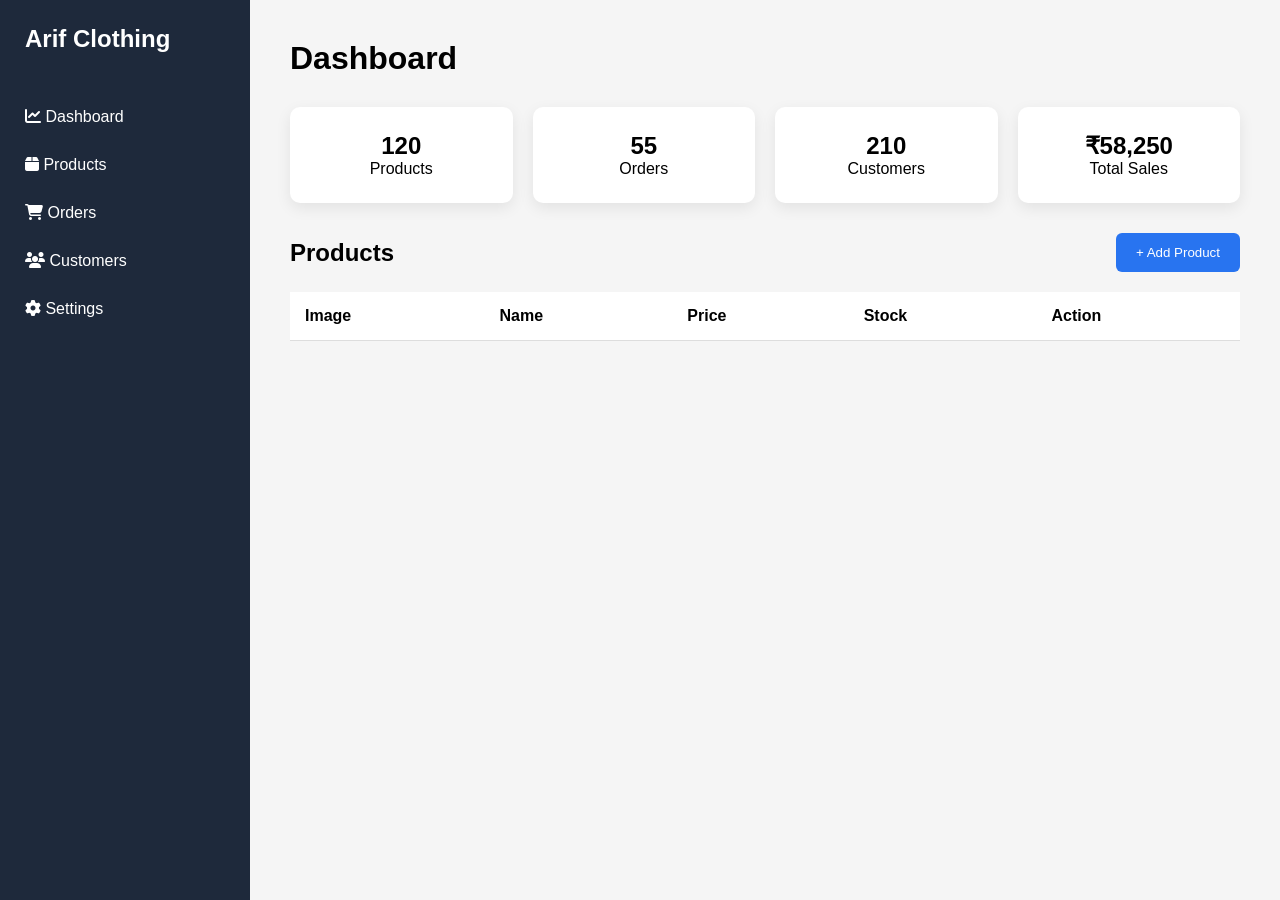
<file: admin.html>
<!DOCTYPE html>
<html lang="en">
<head>
<meta charset="UTF-8">
<meta name="viewport" content="width=device-width, initial-scale=1.0">
<title>Admin Dashboard | Arif Clothing</title>

<link rel="stylesheet" href="style.css">

<link rel="stylesheet"
href="https://cdnjs.cloudflare.com/ajax/libs/font-awesome/6.6.0/css/all.min.css">

</head>

<body>

<div class="admin">

    <!-- Sidebar -->

    <aside class="sidebar">

        <h2>Arif Clothing</h2>

        <ul>

            <li><i class="fa-solid fa-chart-line"></i> Dashboard</li>

            <li><i class="fa-solid fa-box"></i> Products</li>

            <li><i class="fa-solid fa-cart-shopping"></i> Orders</li>

            <li><i class="fa-solid fa-users"></i> Customers</li>

            <li><i class="fa-solid fa-gear"></i> Settings</li>

        </ul>

    </aside>

    <!-- Main -->

    <main class="admin-content">

        <h1>Dashboard</h1>

        <div class="cards">

            <div class="card">
                <h2>120</h2>
                <p>Products</p>
            </div>

            <div class="card">
                <h2>55</h2>
                <p>Orders</p>
            </div>

            <div class="card">
                <h2>210</h2>
                <p>Customers</p>
            </div>

            <div class="card">
                <h2>₹58,250</h2>
                <p>Total Sales</p>
            </div>

        </div>

        <div class="product-table">

            <div class="table-header">

                <h2>Products</h2>

                <button onclick="showForm()">+ Add Product</button>

            </div>

            <table>

                <tr>
                    <th>Image</th>
                    <th>Name</th>
                    <th>Price</th>
                    <th>Stock</th>
                    <th>Action</th>
                </tr>

                <tbody id="productTable"></tbody>

            </table>

        </div>

    </main>

</div>

<script src="script.js"></script>

</body>
</html>
</file>
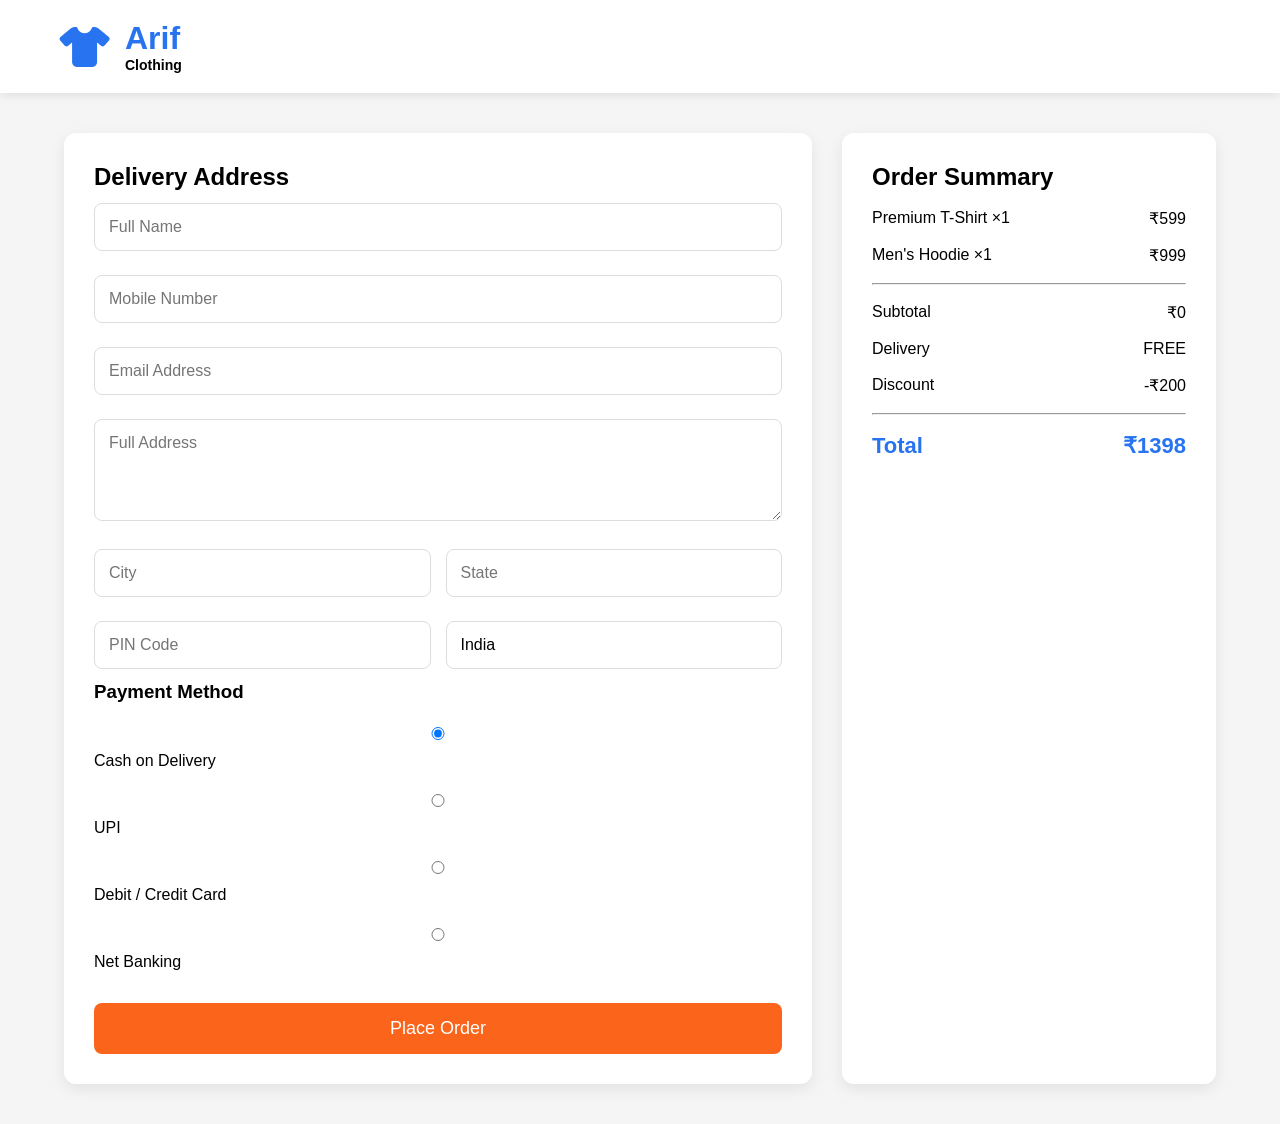
<file: chechout.html>
<!DOCTYPE html>
<html lang="en">
<head>
<meta charset="UTF-8">
<meta name="viewport" content="width=device-width, initial-scale=1.0">
<title>Checkout | Arif Clothing</title>

<link rel="stylesheet" href="style.css">
<link rel="stylesheet"
href="https://cdnjs.cloudflare.com/ajax/libs/font-awesome/6.6.0/css/all.min.css">
</head>
<body>

<header class="header">
    <div class="top-nav">
        <div class="logo">
            <i class="fa-solid fa-shirt"></i>
            <div>
                <h2>Arif</h2>
                <p>Clothing</p>
            </div>
        </div>
    </div>
</header>

<section class="checkout">

    <!-- Address Form -->

    <div class="address-box">

        <h2>Delivery Address</h2>

        <form id="checkoutForm">

            <input type="text" placeholder="Full Name" required>

            <input type="tel" placeholder="Mobile Number" required>

            <input type="email" placeholder="Email Address">

            <textarea placeholder="Full Address" rows="4" required></textarea>

            <div class="row">

                <input type="text" placeholder="City" required>

                <input type="text" placeholder="State" required>

            </div>

            <div class="row">

                <input type="text" placeholder="PIN Code" required>

                <input type="text" placeholder="Country" value="India">

            </div>

            <h3>Payment Method</h3>

            <label><input type="radio" name="pay" checked> Cash on Delivery</label>

            <label><input type="radio" name="pay"> UPI</label>

            <label><input type="radio" name="pay"> Debit / Credit Card</label>

            <label><input type="radio" name="pay"> Net Banking</label>

            <button type="submit">Place Order</button>

        </form>

    </div>

    <!-- Order Summary -->

    <div class="checkout-summary">

        <h2>Order Summary</h2>

        <div class="summary-item">
            <span>Premium T-Shirt ×1</span>
            <span>₹599</span>
        </div>

        <div class="summary-item">
            <span>Men's Hoodie ×1</span>
            <span>₹999</span>
        </div>

        <hr>

        <div class="summary-item">
            <span>Subtotal</span>
           <span id="subtotal">₹0</span>
        </div>

        <div class="summary-item">
            <span>Delivery</span>
            <span>FREE</span>
        </div>

        <div class="summary-item">
            <span>Discount</span>
            <span>-₹200</span>
        </div>

        <hr>

        <div class="summary-total">
            <span>Total</span>
            <span>₹1398</span>
        </div>

    </div>

</section>

<script src="script.js"></script>

</body>
</html>
</file>
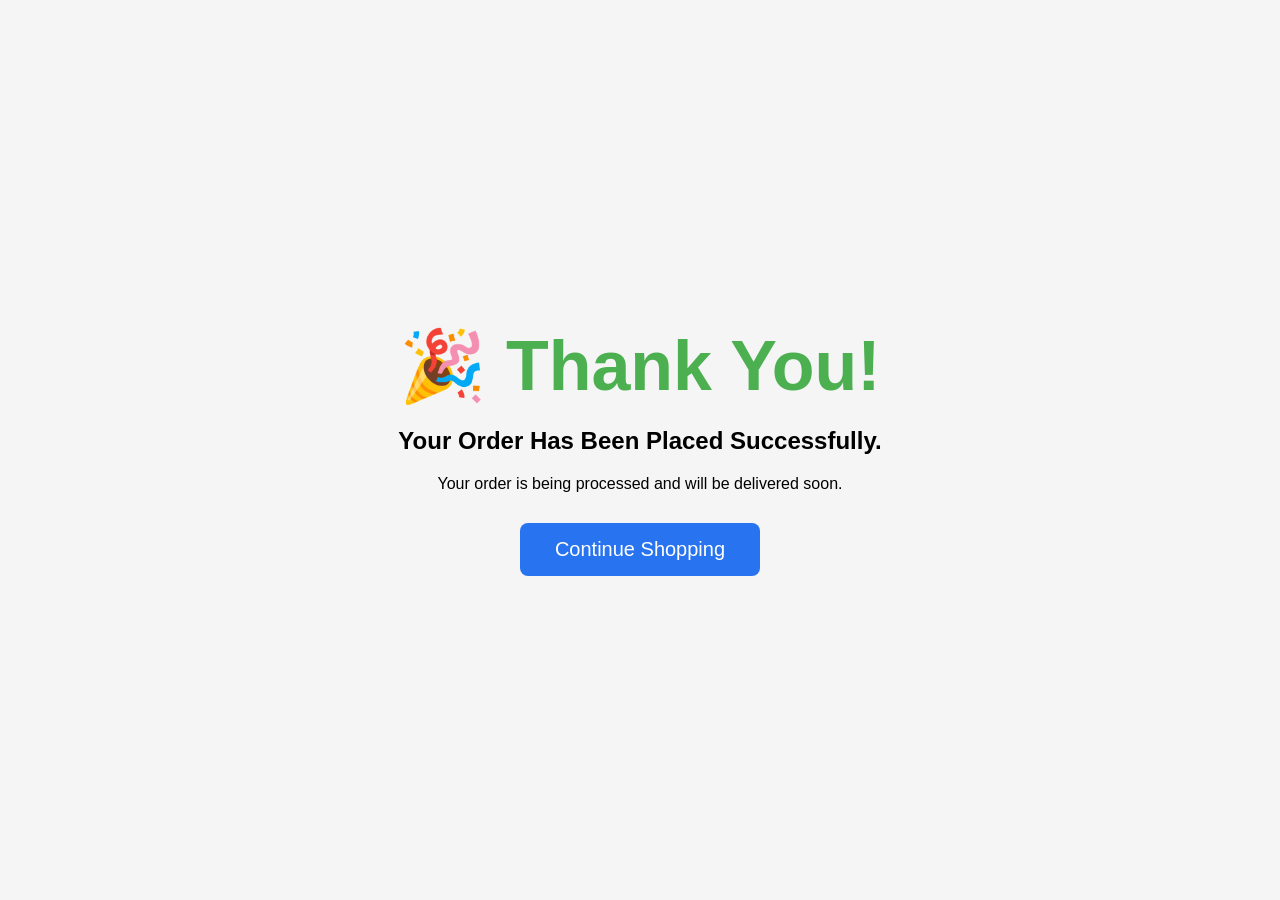
<file: order-success.html>
<!DOCTYPE html>
<html lang="en">
<head>
<meta charset="UTF-8">
<title>Order Successful</title>

<link rel="stylesheet" href="style.css">
</head>

<body>

<div class="success-page">

<h1>🎉 Thank You!</h1>

<h2>Your Order Has Been Placed Successfully.</h2>

<p>
Your order is being processed and will be delivered soon.
</p>

<a href="index.html" class="home-btn">
Continue Shopping
</a>

</div>

</body>
</html>
</file>
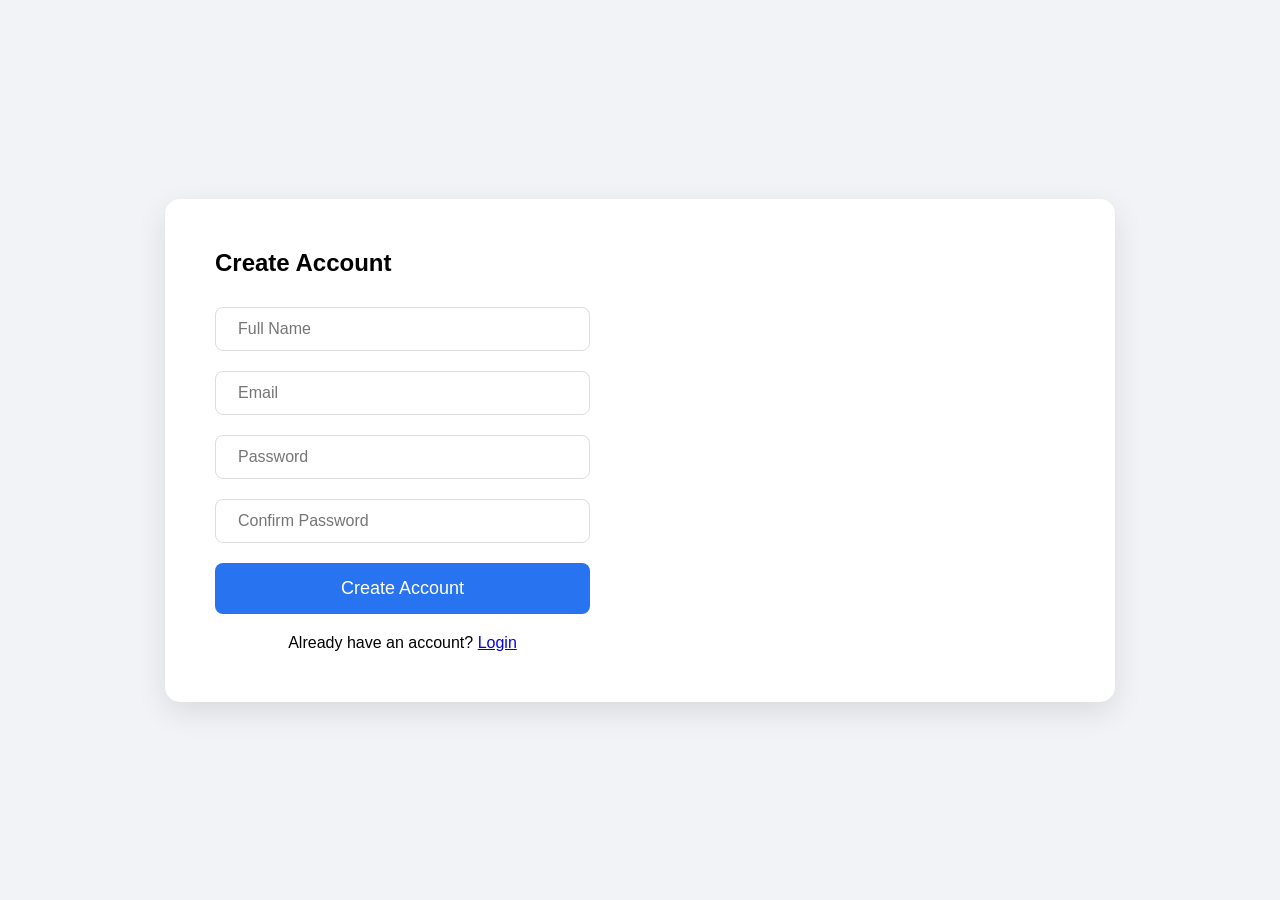
<file: signup.html>
<!DOCTYPE html>
<html lang="en">
<head>

<meta charset="UTF-8">

<meta name="viewport"
content="width=device-width, initial-scale=1.0">

<title>Register | Arif Clothing</title>

<link rel="stylesheet" href="style.css">

</head>

<body>

<div class="login-page">

<div class="login-box">

<div class="login-right">

<h2>Create Account</h2>

<form id="signupForm">

<div class="input-box">
<input type="text" placeholder="Full Name" required>
</div>

<div class="input-box">
<input type="email" placeholder="Email" required>
</div>

<div class="input-box">
<input type="password" placeholder="Password" required>
</div>

<div class="input-box">
<input type="password" placeholder="Confirm Password" required>
</div>

<button>Create Account</button>

<p class="register-link">

Already have an account?

<a href="login.html">Login</a>

</p>

</form>

</div>

</div>

</div>

</body>
</html>
</file>
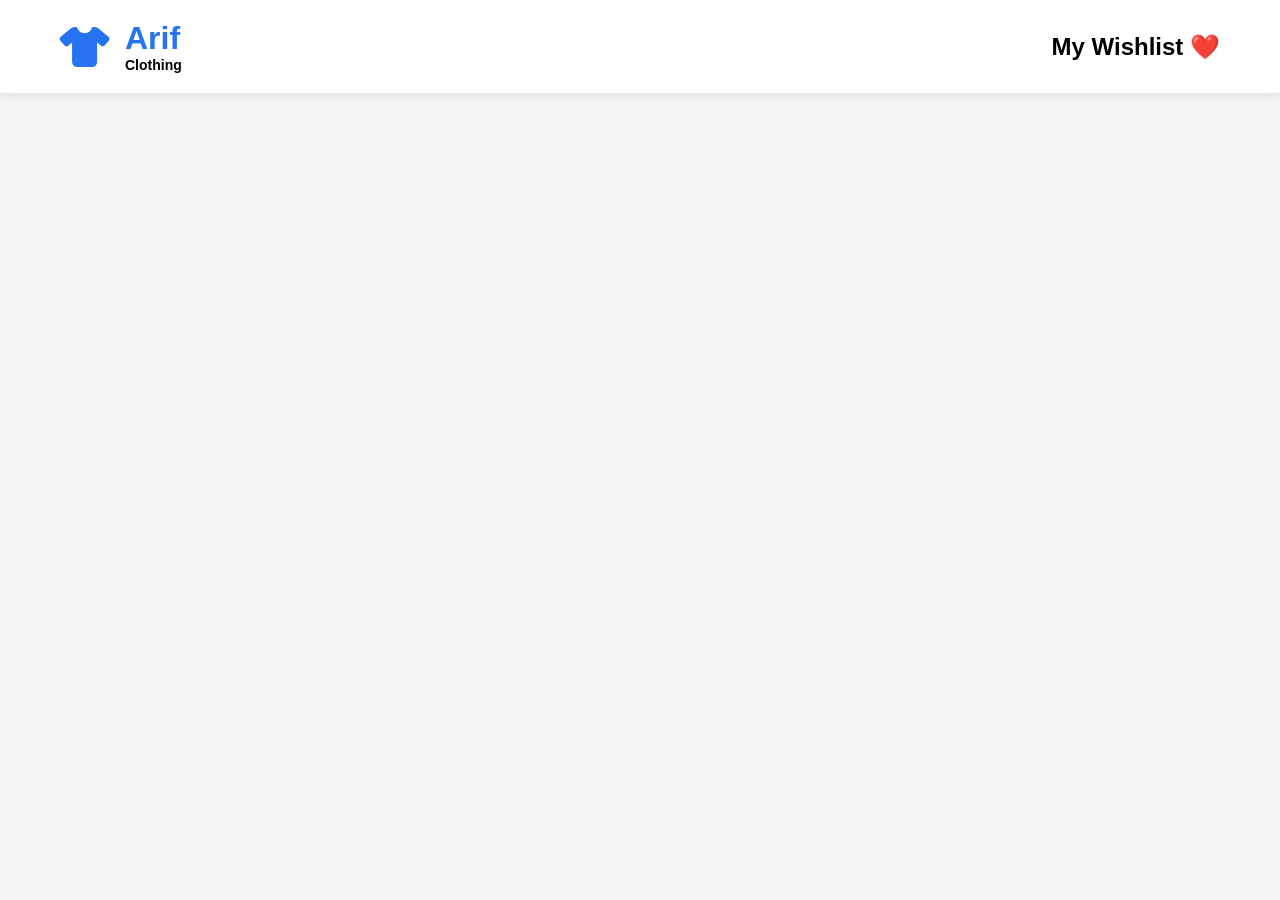
<file: wishlist.html>
<!DOCTYPE html>
<html lang="en">
<head>
<meta charset="UTF-8">
<meta name="viewport" content="width=device-width, initial-scale=1.0">
<title>Wishlist | Arif Clothing</title>

<link rel="stylesheet" href="style.css">
<link rel="stylesheet"
href="https://cdnjs.cloudflare.com/ajax/libs/font-awesome/6.6.0/css/all.min.css">
</head>
<body>

<header class="header">
    <div class="top-nav">

        <div class="logo">
            <i class="fa-solid fa-shirt"></i>

            <div>
                <h2>Arif</h2>
                <p>Clothing</p>
            </div>

        </div>

        <h2>My Wishlist ❤️</h2>

    </div>
</header>

<section class="wishlist-container">

    <div id="wishlistItems"></div>

</section>

<script src="script.js"></script>

</body>
</html>
</file>
<file: style.css>
*{
margin:0;
padding:0;
box-sizing:border-box;
font-family:Arial, Helvetica, sans-serif;
}

body{
background:#f5f5f5;
}

/* Header */

.header{
background:#fff;
box-shadow:0 2px 10px rgba(0,0,0,.1);
position:sticky;
top:0;
z-index:1000;
}

.top-nav{
display:flex;
justify-content:space-between;
align-items:center;
padding:20px 60px;
}

.logo{
display:flex;
align-items:center;
gap:15px;
}

.logo i{
font-size:40px;
color:#2874f0;
}

.logo h2{
color:#2874f0;
font-size:32px;
}

.logo p{
font-size:14px;
font-weight:bold;
}

.search-box{
width:50%;
display:flex;
align-items:center;
background:#f0f5ff;
padding:12px 20px;
border-radius:12px;
}

.search-box i{
color:gray;
font-size:22px;
}

.search-box input{
width:100%;
border:none;
outline:none;
background:transparent;
font-size:18px;
margin-left:15px;
}

.nav-icons{
display:flex;
gap:35px;
}

.item{
display:flex;
align-items:center;
gap:8px;
font-size:18px;
cursor:pointer;
transition:.3s;
}

.item:hover{
color:#2874f0;
}

.menu{
display:flex;
justify-content:center;
gap:40px;
padding:18px;
border-top:1px solid #eee;
}

.menu a{
text-decoration:none;
color:#333;
font-weight:bold;
transition:.3s;
}

.menu a:hover{
color:#2874f0;
}

.hero{
height:450px;
background:linear-gradient(135deg,#2874f0,#0d47a1);
display:flex;
align-items:center;
justify-content:center;
text-align:center;
color:white;
}

.hero h1{
font-size:60px;
margin-bottom:20px;
}

.hero p{
font-size:25px;
margin-bottom:30px;
}

.hero button{
padding:15px 45px;
font-size:20px;
background:#FFD814;
border:none;
border-radius:8px;
cursor:pointer;
font-weight:bold;
transition:.3s;
}

.hero button:hover{
transform:scale(1.05);
}
/* ================= CATEGORY ================= */

.category-section{

    width:90%;
    margin:60px auto;

}

.category-section h2{

    font-size:32px;
    margin-bottom:30px;

}

.category-container{

    display:grid;
    grid-template-columns:repeat(auto-fit,minmax(180px,1fr));
    gap:25px;

}

.category-card{

    background:white;
    border-radius:15px;
    overflow:hidden;
    box-shadow:0 8px 20px rgba(0,0,0,.08);
    cursor:pointer;
    transition:.4s;

}

.category-card:hover{

    transform:translateY(-10px);

}

.category-card img{

    width:100%;
    height:220px;
    object-fit:cover;

}

.category-card h3{

    padding:18px;
    text-align:center;
    font-size:22px;

}
/* ================= FEATURED PRODUCTS ================= */

.featured-products{

    width:90%;
    margin:60px auto;

}

.section-title{

    display:flex;
    justify-content:space-between;
    align-items:center;
    margin-bottom:25px;

}

.section-title h2{

    font-size:32px;

}

.section-title a{

    text-decoration:none;
    color:#2874f0;
    font-weight:bold;

}

.product-grid{

    display:grid;
    grid-template-columns:repeat(auto-fit,minmax(250px,1fr));
    gap:25px;

}

.product-card{

    background:#fff;
    border-radius:15px;
    overflow:hidden;
    box-shadow:0 5px 20px rgba(0,0,0,.08);
    position:relative;
    transition:.3s;

}

.product-card:hover{

    transform:translateY(-8px);

}

.discount{

    position:absolute;
    top:15px;
    left:15px;
    background:red;
    color:#fff;
    padding:6px 10px;
    border-radius:5px;
    font-size:14px;

}

.wishlist{

    position:absolute;
    right:18px;
    top:18px;
    font-size:22px;
    cursor:pointer;
}

.product-card img{

    width:100%;
    height:250px;
    object-fit:cover;

}

.product-card h3{

    padding:15px;
    font-size:20px;

}

.rating{

    padding:0 15px;
    color:#ff9800;
    margin-bottom:10px;

}

.rating span{

    color:#777;

}

.price{

    padding:0 15px;
    font-size:24px;
    color:#2874f0;
    font-weight:bold;

}

.price span{

    color:#888;
    text-decoration:line-through;
    margin-left:10px;
    font-size:16px;

}

.product-card button{

    width:90%;
    margin:20px auto;
    display:block;
    padding:14px;
    border:none;
    background:#2874f0;
    color:#fff;
    border-radius:8px;
    font-size:17px;
    cursor:pointer;
    transition:.3s;

}

.product-card button:hover{

    background:#0d5bdd;

}
/* ================= HERO SLIDER ================= */

.slider{
    width:95%;
    height:450px;
    margin:25px auto;
    position:relative;
    overflow:hidden;
    border-radius:15px;
    box-shadow:0 10px 25px rgba(0,0,0,.15);
}

.slides{
    display:none;
    width:100%;
    height:100%;
}

.slides img{
    width:100%;
    height:100%;
    object-fit:cover;
}

.fade{
    animation:fade 1s;
}

@keyframes fade{

    from{
        opacity:.4;
    }

    to{
        opacity:1;
    }

}

.prev,
.next{

    position:absolute;
    top:50%;
    transform:translateY(-50%);
    border:none;
    background:rgba(0,0,0,.5);
    color:white;
    font-size:30px;
    width:45px;
    height:60px;
    cursor:pointer;
}

.prev{
    left:0;
}

.next{
    right:0;
}

.prev:hover,
.next:hover{
    background:#2874f0;
}
/* ================= FLASH SALE ================= */

.flash-sale{
    width:90%;
    margin:60px auto;
    background:#fff;
    border-radius:15px;
    padding:25px;
    box-shadow:0 5px 20px rgba(0,0,0,.08);
}

.flash-header{
    display:flex;
    justify-content:space-between;
    align-items:center;
    margin-bottom:25px;
}

.flash-header h2{
    color:#2874f0;
    font-size:32px;
}

.flash-header p{
    color:#777;
    margin-top:8px;
}

#countdown{
    background:#2874f0;
    color:#fff;
    padding:12px 20px;
    border-radius:10px;
    font-size:24px;
    font-weight:bold;
}

.flash-products{
    display:grid;
    grid-template-columns:repeat(auto-fit,minmax(220px,1fr));
    gap:20px;
}

.flash-card{
    background:#fafafa;
    border-radius:12px;
    overflow:hidden;
    text-align:center;
    transition:.3s;
    box-shadow:0 2px 10px rgba(0,0,0,.08);
}

.flash-card:hover{
    transform:translateY(-8px);
}

.flash-card img{
    width:100%;
    height:220px;
    object-fit:cover;
}

.flash-card h3{
    margin:15px 0 10px;
}

.flash-card h4{
    color:#2874f0;
}

.flash-card span{
    color:#888;
    text-decoration:line-through;
    font-size:15px;
}

.flash-card button{
    width:85%;
    margin:18px auto;
    padding:12px;
    border:none;
    background:#2874f0;
    color:#fff;
    border-radius:8px;
    cursor:pointer;
    font-size:16px;
}

.flash-card button:hover{
    background:#0d5bdd;
}
/* ================= BEST SELLERS ================= */

.best-sellers{
    width:90%;
    margin:60px auto;
}

.seller-grid{
    display:grid;
    grid-template-columns:repeat(auto-fit,minmax(230px,1fr));
    gap:25px;
}

.seller-card{
    background:#fff;
    border-radius:15px;
    overflow:hidden;
    text-align:center;
    box-shadow:0 5px 20px rgba(0,0,0,.08);
    transition:.3s;
}

.seller-card:hover{
    transform:translateY(-8px);
}

.seller-card img{
    width:100%;
    height:240px;
    object-fit:cover;
}

.seller-card h3{
    margin:15px 0;
}

.seller-card p{
    color:#2874f0;
    font-size:22px;
    font-weight:bold;
}

.seller-card button{
    margin:20px;
    padding:12px 30px;
    border:none;
    background:#2874f0;
    color:#fff;
    border-radius:8px;
    cursor:pointer;
}

/* ================= NEWSLETTER ================= */

.newsletter{
    width:90%;
    margin:70px auto;
    background:#2874f0;
    color:#fff;
    text-align:center;
    padding:60px 20px;
    border-radius:15px;
}

.newsletter h2{
    font-size:40px;
    margin-bottom:10px;
}

.newsletter p{
    margin-bottom:30px;
}

.newsletter input{
    width:320px;
    max-width:90%;
    padding:15px;
    border:none;
    border-radius:8px;
    margin-right:10px;
}

.newsletter button{
    padding:15px 30px;
    border:none;
    border-radius:8px;
    background:#FFD814;
    cursor:pointer;
    font-weight:bold;
}

/* ================= FOOTER ================= */

.footer{
    background:#111;
    color:#fff;
    margin-top:80px;
}

.footer-container{
    width:90%;
    margin:auto;
    padding:60px 0;
    display:grid;
    grid-template-columns:repeat(auto-fit,minmax(220px,1fr));
    gap:40px;
}

.footer h3{
    margin-bottom:20px;
}

.footer ul{
    list-style:none;
}

.footer ul li{
    margin-bottom:12px;
}

.footer a{
    color:#ddd;
    text-decoration:none;
}

.footer a:hover{
    color:#FFD814;
}

.social-icons{
    display:flex;
    gap:15px;
    font-size:22px;
}

.social-icons i{
    cursor:pointer;
    transition:.3s;
}

.social-icons i:hover{
    color:#FFD814;
}

.footer hr{
    border:1px solid #333;
}

.copyright{
    text-align:center;
    padding:20px;
    color:#aaa;
}
/* SHOP PAGE */

.shop{

display:grid;

grid-template-columns:250px 1fr;

gap:30px;

width:90%;

margin:40px auto;

}

.filter{

background:white;

padding:25px;

border-radius:10px;

box-shadow:0 5px 15px rgba(0,0,0,.08);

}

.filter label{

display:block;

margin:15px 0;

cursor:pointer;

}

.products-grid{

display:grid;

grid-template-columns:repeat(auto-fit,minmax(250px,1fr));

gap:25px;

}
/* ================= CART ================= */

.cart-container{

width:90%;

margin:40px auto;

display:grid;

grid-template-columns:2fr 1fr;

gap:30px;

}

.cart-items{

display:flex;

flex-direction:column;

gap:20px;

}

.cart-item{

display:flex;

align-items:center;

justify-content:space-between;

background:white;

padding:20px;

border-radius:10px;

box-shadow:0 5px 15px rgba(0,0,0,.08);

}

.cart-item img{

width:120px;

height:120px;

object-fit:cover;

border-radius:10px;

}

.details{

flex:1;

margin-left:20px;

}

.quantity{

display:flex;

align-items:center;

margin-top:15px;

}

.quantity button{

width:35px;

height:35px;

border:none;

background:#2874f0;

color:white;

cursor:pointer;

font-size:20px;

}

.quantity input{

width:50px;

text-align:center;

border:1px solid #ddd;

height:35px;

}

.remove{

background:red;

color:white;

border:none;

padding:10px 20px;

cursor:pointer;

border-radius:5px;

}

.summary{

background:white;

padding:25px;

border-radius:10px;

box-shadow:0 5px 15px rgba(0,0,0,.08);

height:fit-content;

}

.summary p,
.summary h3{

display:flex;

justify-content:space-between;

margin:20px 0;

}

.checkout-btn{

width:100%;

padding:15px;

background:#fb641b;

color:white;

border:none;

font-size:18px;

cursor:pointer;

border-radius:6px;

margin-top:20px;

}
/* LOGIN PAGE */

.login-page{

height:100vh;

display:flex;

justify-content:center;

align-items:center;

background:#f1f3f6;

}

.login-box{

width:950px;

display:grid;

grid-template-columns:1fr 1fr;

background:white;

border-radius:15px;

overflow:hidden;

box-shadow:0 10px 30px rgba(0,0,0,.1);

}

.login-left{

background:#2874f0;

color:white;

padding:50px;

text-align:center;

}

.login-left img{

width:100%;

margin-top:40px;

}

.login-right{

padding:50px;

}

.login-right h2{

margin-bottom:30px;

}

.input-box{

display:flex;

align-items:center;

border:1px solid #ddd;

margin-bottom:20px;

padding:12px;

border-radius:8px;

}

.input-box input{

border:none;

outline:none;

width:100%;

margin-left:10px;

font-size:16px;

}

.login-right button{

width:100%;

padding:15px;

background:#2874f0;

color:white;

border:none;

border-radius:8px;

font-size:18px;

cursor:pointer;

}

.register-link{

margin-top:20px;

text-align:center;

}
/* PRODUCT DETAILS */

.product-details{
display:grid;
grid-template-columns:1fr 1fr;
gap:50px;
width:90%;
margin:50px auto;
}

.product-gallery img{
width:100%;
border-radius:10px;
}

.thumbs{
display:flex;
gap:15px;
margin-top:20px;
}

.thumbs img{
width:90px;
height:90px;
cursor:pointer;
border:2px solid #ddd;
}

.product-info h1{
font-size:36px;
margin-bottom:20px;
}

.product-info h2{
color:#2874f0;
font-size:34px;
margin:20px 0;
}

.product-info h2 span{
font-size:22px;
text-decoration:line-through;
color:#888;
margin-left:10px;
}

.save{
color:green;
font-weight:bold;
margin-bottom:20px;
}

.sizes button{
padding:12px 18px;
margin-right:10px;
cursor:pointer;
}

.colors{
display:flex;
gap:15px;
margin:20px 0;
}

.colors span{
width:35px;
height:35px;
border-radius:50%;
cursor:pointer;
}

.black{background:black;}
.blue{background:blue;}
.red{background:red;}

.stock{
color:green;
margin:25px 0;
}

.buttons{
display:flex;
gap:20px;
margin:30px 0;
}

.cart-btn{
background:#2874f0;
color:white;
border:none;
padding:15px 30px;
cursor:pointer;
border-radius:8px;
}

.buy-btn{
background:#fb641b;
color:white;
border:none;
padding:15px 30px;
cursor:pointer;
border-radius:8px;
}
/* ================= CHECKOUT ================= */

.checkout{
    width:90%;
    margin:40px auto;
    display:grid;
    grid-template-columns:2fr 1fr;
    gap:30px;
}

.address-box,
.checkout-summary{
    background:#fff;
    padding:30px;
    border-radius:12px;
    box-shadow:0 5px 15px rgba(0,0,0,.08);
}

.address-box input,
.address-box textarea{
    width:100%;
    padding:14px;
    margin:12px 0;
    border:1px solid #ddd;
    border-radius:8px;
    font-size:16px;
}

.row{
    display:grid;
    grid-template-columns:1fr 1fr;
    gap:15px;
}

.address-box label{
    display:block;
    margin:12px 0;
}

.address-box button{
    width:100%;
    padding:15px;
    background:#fb641b;
    color:#fff;
    border:none;
    border-radius:8px;
    font-size:18px;
    cursor:pointer;
    margin-top:20px;
}

.summary-item,
.summary-total{
    display:flex;
    justify-content:space-between;
    margin:18px 0;
}

.summary-total{
    font-size:22px;
    font-weight:bold;
    color:#2874f0;
}
/* ORDER SUCCESS */

.success-page{

height:100vh;

display:flex;

flex-direction:column;

justify-content:center;

align-items:center;

background:#f5f5f5;

text-align:center;

}

.success-page h1{

font-size:70px;

color:#4CAF50;

}

.success-page h2{

margin:20px 0;

}

.home-btn{

margin-top:30px;

padding:15px 35px;

background:#2874f0;

color:white;

text-decoration:none;

border-radius:8px;

font-size:20px;

}
/* ================= WISHLIST ================= */

.wishlist-container{

    width:90%;
    margin:40px auto;

}

.wishlist-grid{

    display:grid;
    grid-template-columns:repeat(auto-fit,minmax(250px,1fr));
    gap:25px;

}

.wishlist-card{

    background:white;
    border-radius:12px;
    overflow:hidden;
    text-align:center;
    box-shadow:0 5px 15px rgba(0,0,0,.08);
    transition:.3s;

}

.wishlist-card:hover{

    transform:translateY(-6px);

}

.wishlist-card img{

    width:100%;
    height:250px;
    object-fit:cover;

}

.wishlist-card h3{

    margin:15px 0;

}

.wishlist-card p{

    color:#2874f0;
    font-size:20px;
    font-weight:bold;

}

.wishlist-card button{

    width:85%;
    margin:10px auto 20px;
    padding:12px;
    border:none;
    background:#2874f0;
    color:white;
    border-radius:8px;
    cursor:pointer;

}

.removeWish{

    background:#e53935 !important;

}
.searchable{

transition:.3s;

}
/* ================= MOBILE MENU ================= */

.menu-toggle{

display:none;

font-size:28px;

cursor:pointer;

}

.nav-menu{

display:flex;

gap:25px;

align-items:center;

}

.nav-menu a{

text-decoration:none;

color:#333;

font-weight:600;

}

.showMenu{

display:flex !important;

}
/* ================= RESPONSIVE ================= */

@media(max-width:992px){

.top-nav{

padding:15px 20px;

}

.search-box{

width:45%;

}

.product-details{

grid-template-columns:1fr;

}

.checkout{

grid-template-columns:1fr;

}

.cart-container{

grid-template-columns:1fr;

}

.shop{

grid-template-columns:1fr;

}

.filter{

margin-bottom:25px;

}

}

/* Mobile */

@media(max-width:768px){

.menu-toggle{

display:block;

}

.nav-menu{

display:none;

flex-direction:column;

position:absolute;

top:70px;

left:0;

width:100%;

background:white;

padding:20px;

box-shadow:0 5px 15px rgba(0,0,0,.1);

}

.top-nav{

flex-wrap:wrap;

gap:15px;

}

.search-box{

width:100%;

order:3;

}

.nav-icons{

width:100%;

justify-content:space-around;

}

.hero h1{

font-size:38px;

}

.hero p{

font-size:18px;

}

.product-grid,

.seller-grid,

.flash-products,

.category-container{

grid-template-columns:1fr 1fr;

}

.login-box{

grid-template-columns:1fr;

}

.login-left{

display:none;

}

.footer-container{

grid-template-columns:1fr;

text-align:center;

}

}

/* Small Mobile */

@media(max-width:480px){

.product-grid,

.seller-grid,

.flash-products,

.category-container{

grid-template-columns:1fr;

}

.hero{

height:280px;

}

.hero h1{

font-size:28px;

}

.hero p{

font-size:16px;

}

.section-title h2{

font-size:24px;

}

.newsletter h2{

font-size:28px;

}

}
/* ================= ADMIN ================= */

.admin{
display:flex;
min-height:100vh;
}

.sidebar{
width:250px;
background:#1e293b;
color:white;
padding:25px;
}

.sidebar h2{
margin-bottom:40px;
}

.sidebar ul{
list-style:none;
}

.sidebar li{
padding:15px 0;
cursor:pointer;
}

.sidebar li:hover{
color:#FFD814;
}

.admin-content{
flex:1;
padding:40px;
background:#f5f5f5;
}

.cards{
display:grid;
grid-template-columns:repeat(auto-fit,minmax(220px,1fr));
gap:20px;
margin:30px 0;
}

.card{
background:white;
padding:25px;
border-radius:10px;
box-shadow:0 5px 15px rgba(0,0,0,.08);
text-align:center;
}

.table-header{
display:flex;
justify-content:space-between;
align-items:center;
margin-bottom:20px;
}

.table-header button{
background:#2874f0;
color:white;
border:none;
padding:12px 20px;
border-radius:6px;
cursor:pointer;
}

table{
width:100%;
background:white;
border-collapse:collapse;
}

table th,
table td{
padding:15px;
border-bottom:1px solid #ddd;
text-align:left;
}

table img{
width:60px;
height:60px;
object-fit:cover;
border-radius:6px;
}
</file>
